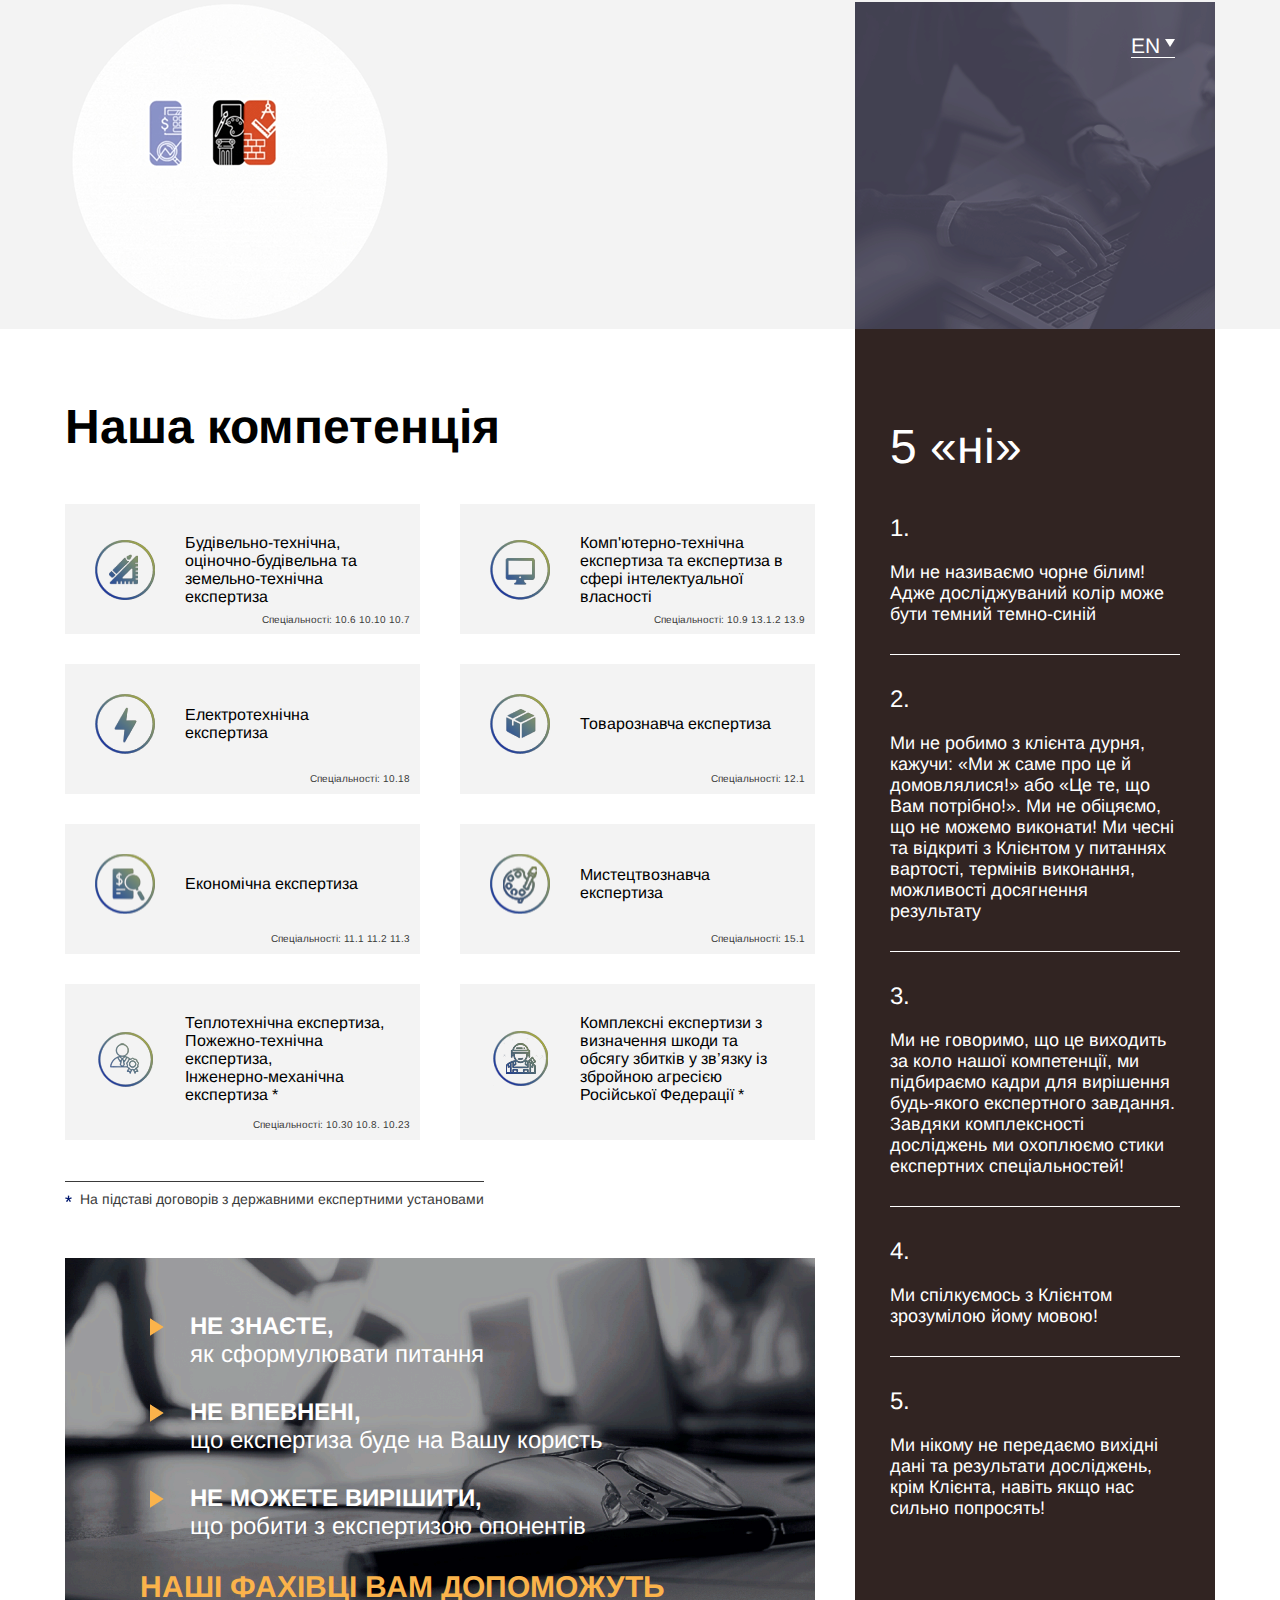
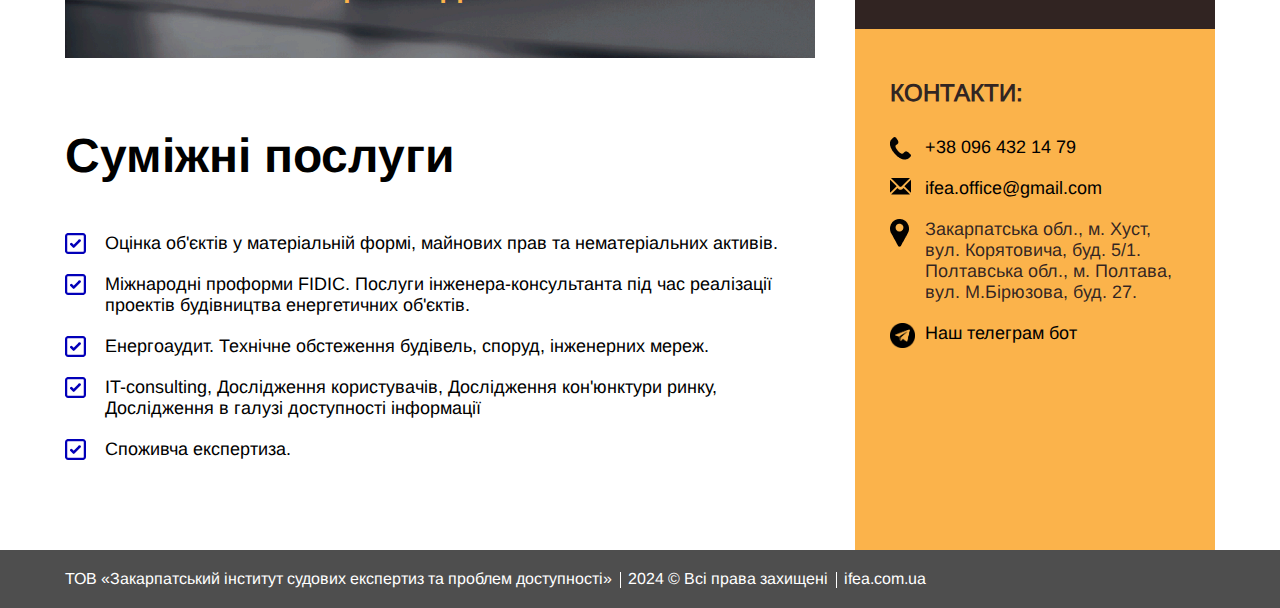
<file: index.html>
<!DOCTYPE html>
<html lang="uk">
<head>
    <title>Агенство судових експертиз</title>
    <meta charset="utf-8">
    <meta name="viewport" content="width=device-width, initial-scale=1.0">
    <meta name="description" content="Агенство судових експертиз">
    <link rel="icon" href="favicon.ico" type="image/x-icon">
    <link href="css/styles.css" rel="stylesheet">
</head>	
<body>
    <header class="header">
        <div class="container-wide">
            <div class="header__inner">
                <div class="header__logo">
                    <img src="image/logo_ua.gif" title="Агенство судебных экспертиз" alt="Агенство судебных экспертиз">   
                </div>
                <div class="header__img">
                </div>
                <div class="header__lang">
                    <div class="dropdown">
                        <a href="index_en.html" class="header__lang__link"><span class="header__lang__select-lang">EN</span></a>
                    </div>   
                </div>
          </div>  
        </div>    
    </header>   
    <div class="wrapper">
      <div class="container-wide">  
      <div class="content">   
    <section class="home-competence"> 
            <h2 class="sec-title">Наша компетенція</h2>
            <div class="home-competence__item-list">
                <div class="home-competence__item">
                    <div class="home-competence__item-inner">
                        <div class="home-competence__item__text-wrap">
                            <div class="home-competence__item__img home-competence__item__img1">
                            </div>
                            <div class="home-competence__item__text">
                                Будівельно-технічна,
                                оціночно-будівельна та земельно-технічна експертиза
                            </div>
                        </div>
                        <div class="home-competence__item__bottom">
                            Спеціальності: 10.6  10.10  10.7
                        </div>
                    </div>     
                </div>   
                <div class="home-competence__item">
                    <div class="home-competence__item-inner">
                        <div class="home-competence__item__text-wrap">
                            <div class="home-competence__item__img home-competence__item__img2">
                            </div>
                            <div class="home-competence__item__text">
                                Комп'ютерно-технічна експертиза та експертиза в сфері інтелектуальної власності
                            </div>
                        </div>
                        <div class="home-competence__item__bottom">
                            Спеціальності: 10.9  13.1.2  13.9
                        </div>
                    </div>     
                </div>  
                <div class="home-competence__item">
                    <div class="home-competence__item-inner">
                        <div class="home-competence__item__text-wrap">
                            <div class="home-competence__item__img home-competence__item__img3">
                            </div>
                            <div class="home-competence__item__text">
                                Електротехнічна експертиза
                            </div>
                        </div>
                        <div class="home-competence__item__bottom">
                            Спеціальності: 10.18
                        </div>
                    </div>     
                </div>
                <div class="home-competence__item">
                    <div class="home-competence__item-inner">
                        <div class="home-competence__item__text-wrap">
                            <div class="home-competence__item__img home-competence__item__img4">
                            </div>
                            <div class="home-competence__item__text">
                                Товарознавча експертиза
                            </div>
                        </div>
                        <div class="home-competence__item__bottom">
                            Спеціальності: 12.1
                        </div>
                    </div>     
                </div>
                <div class="home-competence__item">
                    <div class="home-competence__item-inner">
                        <div class="home-competence__item__text-wrap">
                            <div class="home-competence__item__img home-competence__item__img5">
                            </div>
                            <div class="home-competence__item__text">
                                Економічна експертиза
                            </div>
                        </div>
                        <div class="home-competence__item__bottom">
                            Спеціальності: 11.1  11.2  11.3
                        </div>
                    </div>     
                </div>
                <div class="home-competence__item">
                    <div class="home-competence__item-inner">
                        <div class="home-competence__item__text-wrap">
                            <div class="home-competence__item__img home-competence__item__img6">
                            </div>
                            <div class="home-competence__item__text">
                                Мистецтвознавча експертиза
                            </div>
                        </div>
                        <div class="home-competence__item__bottom">
                            Спеціальності: 15.1  
                        </div>
                    </div>     
                </div>
                <div class="home-competence__item">
                    <div class="home-competence__item-inner">
                        <div class="home-competence__item__text-wrap">
                            <div class="home-competence__item__img home-competence__item__img7">
                            </div>
                            <div class="home-competence__item__text" >
                                Теплотехнічна експертиза, 
                                Пожежно-технічна експертиза,<br> 
                                Інженерно-механічна експертиза *
                            </div>
                        </div>
                        <div class="home-competence__item__bottom">
                            Спеціальності: 10.30   10.8.  10.23
                        </div>
                    </div>
                </div>
                <div class="home-competence__item">
                    <div class="home-competence__item-inner">
                        <div class="home-competence__item__text-wrap">
                            <div class="home-competence__item__img home-competence__item__img8">
                            </div>
                            <div class="home-competence__item__text" >
                                Комплексні експертизи з визначення шкоди та 
                                обсягу збитків у зв’язку 
                                із збройною агресією 
                                Російської Федерації *
                            </div>
                        </div>
                        <div class="home-competence__item__bottom">
                        </div>
                    </div>
                </div>
            </div>  
            <div class="home-competence__note">
                <span class="home-competence__note__text">На підставі договорів з державними експертними установами</span>
            </div>    
            <div class="home-competence__help">
                 <div class="home-competence__help__inner">
                     <div class="home-competence__help__item">
                         <span>Не знаєте,</span><br>  
                         як сформулювати питання
                     </div>   
                     <div class="home-competence__help__item">
                         <span>Не впевнені,</span><br>  
                         що експертиза буде на Вашу користь
                     </div>
                     <div class="home-competence__help__item">
                         <span>Не можете вирішити,</span><br>
                         що робити з експертизою опонентів
                     </div>
                     <div class="home-competence__help__text">
                        Наші фахівці вам допоможуть
                     </div>   
                 </div>  
            </div>      
    </section>   
    <section class="home-service">
        <h2 class="sec-title">Суміжні послуги</h2>
        <div class="home-service__item">
            Оцінка об'єктів у матеріальній формі, майнових прав та нематеріальних активів.
        </div>    
        <div class="home-service__item">
            Міжнародні проформи FIDIC. Послуги інженера-консультанта під час реалізації проектів будівництва енергетичних об'єктів.
        </div>
        <div class="home-service__item">
            Енергоаудит. Технічне обстеження будівель, споруд, інженерних мереж.
        </div>
        <div class="home-service__item">
            IT-consulting, Дослідження користувачів, Дослідження кон'юнктури ринку, Дослідження в галузі доступності інформації
        </div>
        <div class="home-service__item">
            Споживча експертиза.
        </div>
    </section>  
    </div>
    <div class="sidebar">
        <div class="sidebar__item home-about">
            <div class="home-about__title">
                5 «ні»
            </div>   
            <ul class="home-about__list">
                <li class="home-about__list__item">
                    Ми не називаємо чорне білим! Адже досліджуваний колір може бути темний темно-синій
                </li>
                <li class="home-about__list__item">
                    Ми не робимо з клієнта дурня, кажучи: «Ми ж саме про це й домовлялися!» або «Це те, що Вам потрібно!». Ми не обіцяємо, що не можемо виконати! Ми чесні та відкриті з Клієнтом у питаннях вартості, термінів виконання, можливості досягнення результату
                </li>
                <li class="home-about__list__item">
                    Ми не говоримо, що це виходить за коло нашої компетенції, ми підбираємо кадри для вирішення будь-якого експертного завдання. Завдяки комплексності досліджень ми охоплюємо стики експертних спеціальностей!
                </li>
                <li class="home-about__list__item">
                    Ми спілкуємось з Клієнтом зрозумілою йому мовою! 
                </li> 
                <li class="home-about__list__item">
                    Ми нікому не передаємо вихідні дані та результати досліджень, крім Клієнта, навіть якщо нас сильно попросять! 
                </li>
            </ul>     
        </div>
        <div class="sidebar__item home-contact">
            <h3>контакти:</h3>     
            <div class="home-contact__item home-contact__phones">
                <a href="tel:+380504021634" class="home-contact__item__link">+38 096 432 14 79</a>
            </div> 
            <div class="home-contact__item home-contact__email">
                <a href="mailto:ifea.office@gmail.com" class="home-contact__item__link">ifea.office@gmail.com</a>
            </div>  
            <div class="home-contact__item home-contact__address">
                Закарпатська обл., м. Хуст, вул. Корятовича, буд. 5/1.
                Полтавська обл., м. Полтава, вул. М.Бірюзова, буд. 27.
            </div>
            <div class="home-contact__item home-contact__telegram">
                <a href="https://t.me/JudicialExpertBot" target="_blank" class="home-contact__item__link">Наш телеграм бот</a>
            </div>
        </div>   
    </div>    
    </div>
    </div>
    <footer class="footer">
        <div class="container-wide">
            <div class="footer__copyright">
                <span class="footer__copyright__item">ТОВ «Закарпатський інститут судових експертиз та проблем доступності»</span>    
                <span class="footer__copyright__item">2024 © Всі права захищені</span>
                <span class="footer__copyright__item">ifea.com.ua</span>
            </div>
        </div>
    </footer> 
</body>
</html>
</file>
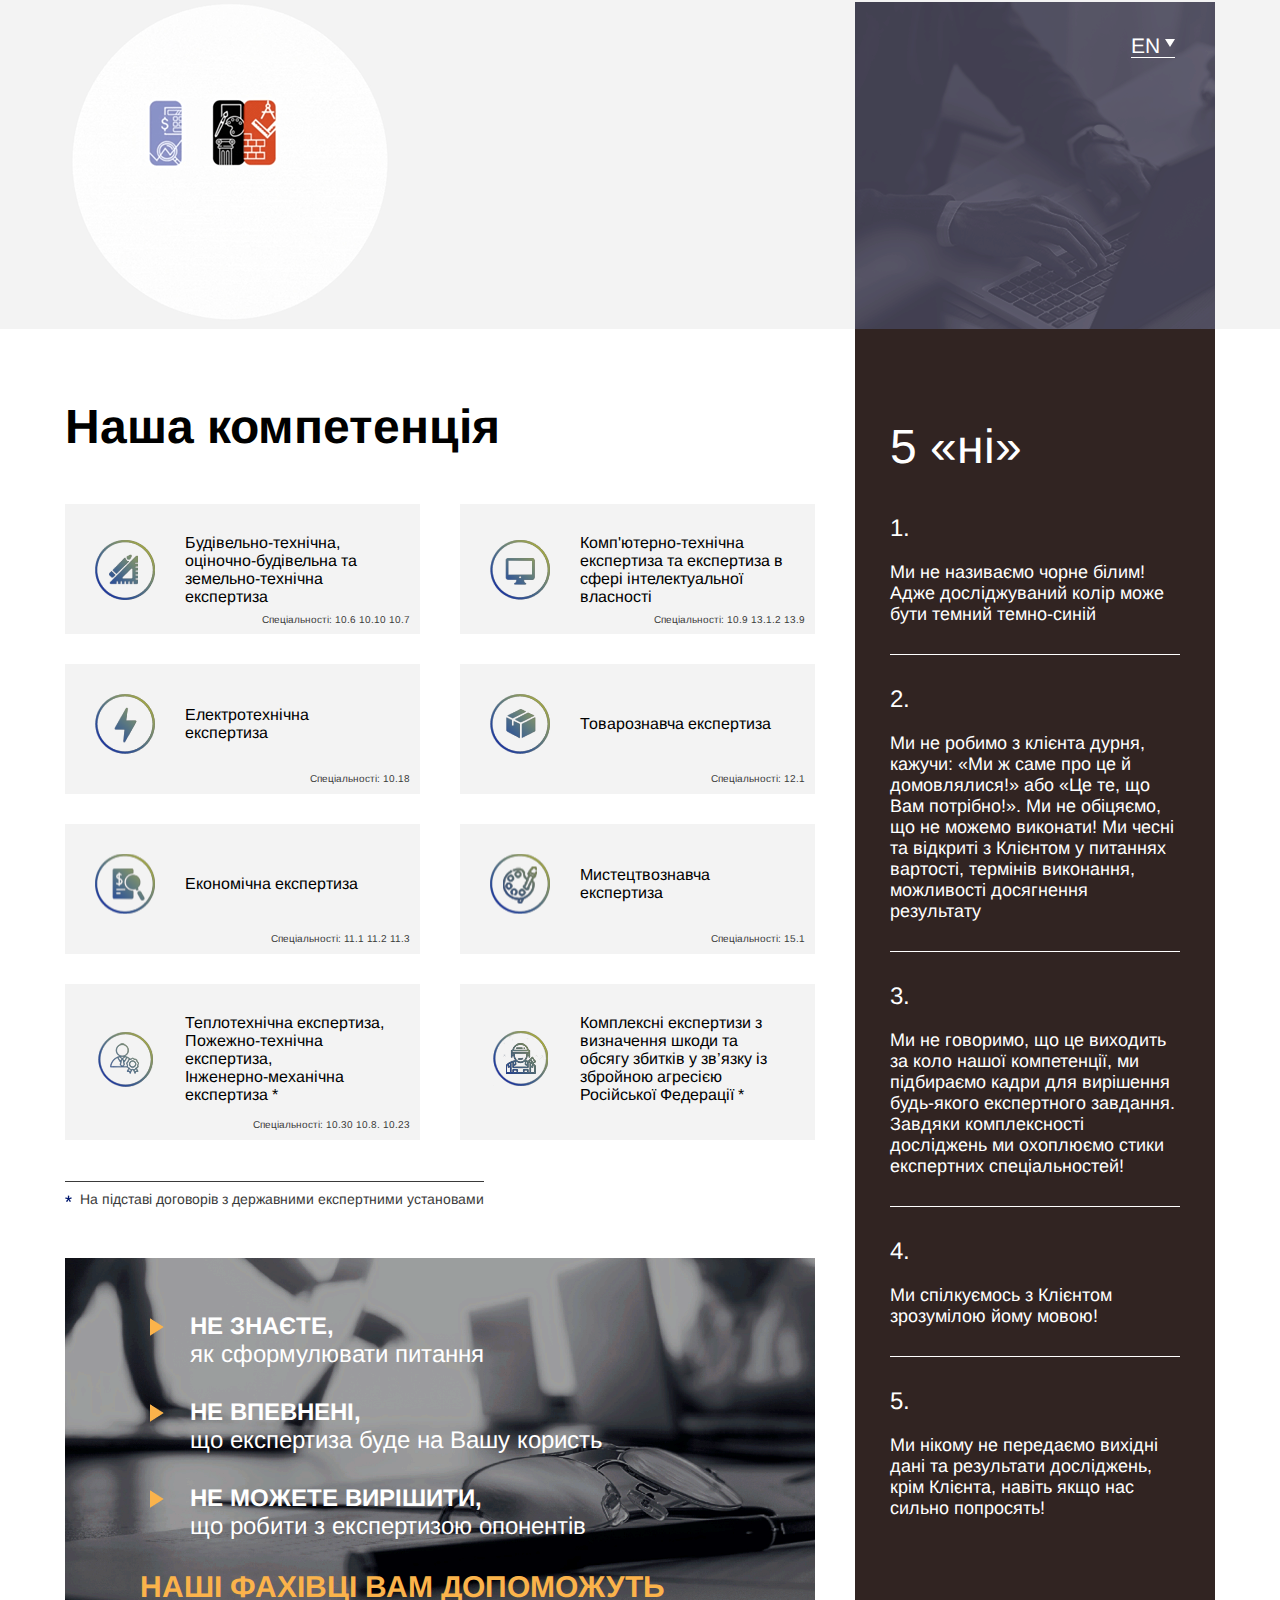
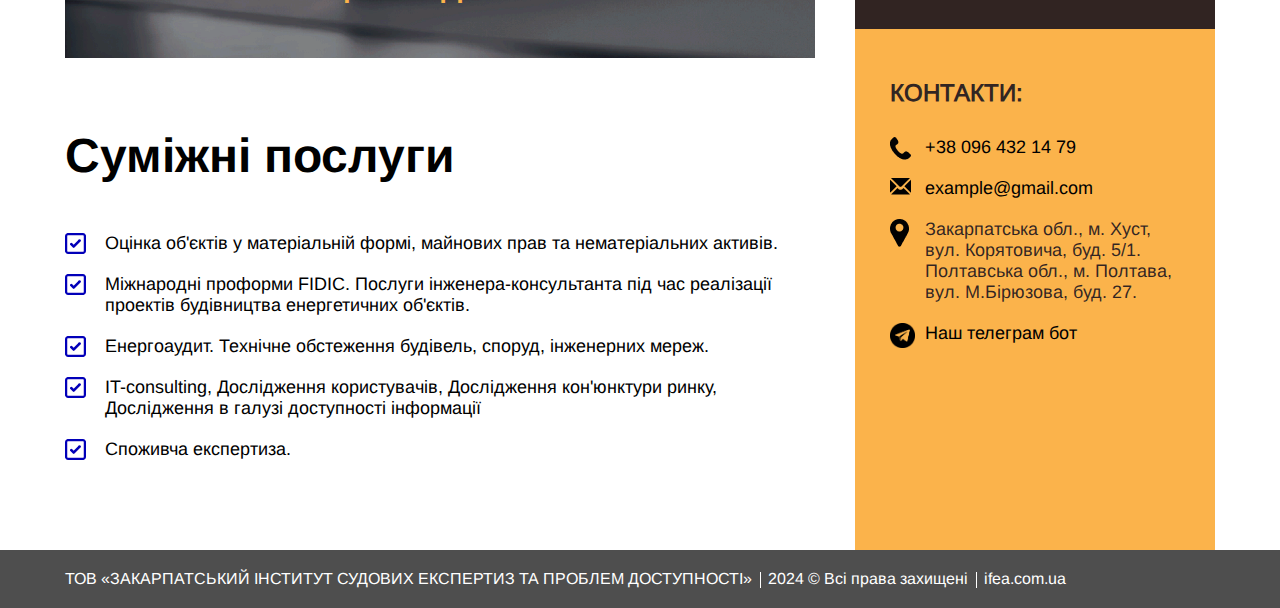
<file: html/index.html>
<!DOCTYPE html>
<html lang="uk">
<head>
    <title>Агенство судових експертиз</title>
    <meta charset="utf-8">
    <meta name="viewport" content="width=device-width, initial-scale=1.0">
    <meta name="description" content="Агенство судових експертиз">
    <link rel="icon" href="/favicon.ico" type="image/x-icon">
    <link href="../css/styles.css" rel="stylesheet">
	<!-- Global site tag (gtag.js) - Google Analytics -->
<!--
<script async src="https://www.googletagmanager.com/gtag/js?id=G-TJ1ZVKZ1T0"></script>
<script>
  window.dataLayer = window.dataLayer || [];
  function gtag(){dataLayer.push(arguments);}
  gtag('js', new Date());

  gtag('config', 'G-TJ1ZVKZ1T0');
</script>
-->

</head>	
<body>
    <header class="header">
        <div class="container-wide">
            <div class="header__inner">
                <div class="header__logo">
                    <img src="../image/logo_ua.gif" title="Агенство судебных экспертиз" alt="Агенство судебных экспертиз">   
                </div>
                <!--<div class="header__text">
                    <h2 class="type1">TRANSCARPATHIAN INSTITUTE</h2><br>
                    <h2 class="type2">OF FORENSIC EXAMINATION</h2><br>
                    <h2 class="type3">AND ACCESSIBILITY ISSUES</h2><br>
                </div> -->
                <div class="header__img">
                </div>
                <div class="header__lang">
                    <div class="dropdown">
                        <a href="index_en.html" class="header__lang__link"><span class="header__lang__select-lang">EN</span></a>
                    </div>   
                </div>
          </div>  
        </div>    
    </header>   
    <div class="wrapper">
      <div class="container-wide">  
      <div class="content">   
    <section class="home-competence"> 
            <h2 class="sec-title">Наша компетенція</h2>
            <div class="home-competence__item-list">
                <div class="home-competence__item">
                    <div class="home-competence__item-inner">
                        <div class="home-competence__item__text-wrap">
                            <div class="home-competence__item__img home-competence__item__img1">
                            </div>
                            <div class="home-competence__item__text">
                                Будівельно-технічна,
                                оціночно-будівельна та земельно-технічна експертиза
                            </div>
                        </div>
                        <div class="home-competence__item__bottom">
                            Спеціальності: 10.6  10.10  10.7
                        </div>
                    </div>     
                </div>   
                <div class="home-competence__item">
                    <div class="home-competence__item-inner">
                        <div class="home-competence__item__text-wrap">
                            <div class="home-competence__item__img home-competence__item__img2">
                            </div>
                            <div class="home-competence__item__text">
                                Комп'ютерно-технічна експертиза та експертиза в сфері інтелектуальної власності
                            </div>
                        </div>
                        <div class="home-competence__item__bottom">
                            Спеціальності: 10.9  13.1.2  13.9
                        </div>
                    </div>     
                </div>  
                <div class="home-competence__item">
                    <div class="home-competence__item-inner">
                        <div class="home-competence__item__text-wrap">
                            <div class="home-competence__item__img home-competence__item__img3">
                            </div>
                            <div class="home-competence__item__text">
                                Електротехнічна експертиза
                            </div>
                        </div>
                        <div class="home-competence__item__bottom">
                            Спеціальності: 10.18
                        </div>
                    </div>     
                </div>
                <div class="home-competence__item">
                    <div class="home-competence__item-inner">
                        <div class="home-competence__item__text-wrap">
                            <div class="home-competence__item__img home-competence__item__img4">
                            </div>
                            <div class="home-competence__item__text">
                                Товарознавча експертиза
                            </div>
                        </div>
                        <div class="home-competence__item__bottom">
                            Спеціальності: 12.1
                        </div>
                    </div>     
                </div>
                <div class="home-competence__item">
                    <div class="home-competence__item-inner">
                        <div class="home-competence__item__text-wrap">
                            <div class="home-competence__item__img home-competence__item__img5">
                            </div>
                            <div class="home-competence__item__text">
                                Економічна експертиза
                            </div>
                        </div>
                        <div class="home-competence__item__bottom">
                            Спеціальності: 11.1  11.2  11.3
                        </div>
                    </div>     
                </div>
                <div class="home-competence__item">
                    <div class="home-competence__item-inner">
                        <div class="home-competence__item__text-wrap">
                            <div class="home-competence__item__img home-competence__item__img6">
                            </div>
                            <div class="home-competence__item__text">
                                Мистецтвознавча експертиза
                            </div>
                        </div>
                        <div class="home-competence__item__bottom">
                            Спеціальності: 15.1  
                        </div>
                    </div>     
                </div>
                <div class="home-competence__item">
                    <div class="home-competence__item-inner">
                        <div class="home-competence__item__text-wrap">
                            <div class="home-competence__item__img home-competence__item__img7">
                            </div>
                            <div class="home-competence__item__text" >
                                Теплотехнічна експертиза, 
                                Пожежно-технічна експертиза,<br> 
                                Інженерно-механічна експертиза *
                            </div>
                        </div>
                        <div class="home-competence__item__bottom">
                            Спеціальності: 10.30   10.8.  10.23
                        </div>
                    </div>
                </div>
                <div class="home-competence__item">
                    <div class="home-competence__item-inner">
                        <div class="home-competence__item__text-wrap">
                            <div class="home-competence__item__img home-competence__item__img8">
                            </div>
                            <div class="home-competence__item__text" >
                                Комплексні експертизи з визначення шкоди та 
                                обсягу збитків у зв’язку 
                                із збройною агресією 
                                Російської Федерації *
                            </div>
                        </div>
                        <div class="home-competence__item__bottom">
                        </div>
                    </div>
                </div>
            </div>  
            <div class="home-competence__note">
                <span class="home-competence__note__text">На підставі договорів з державними експертними установами</span>
            </div>    
            <div class="home-competence__help">
                 <div class="home-competence__help__inner">
                     <div class="home-competence__help__item">
                         <span>Не знаєте,</span><br>  
                         як сформулювати питання
                     </div>   
                     <div class="home-competence__help__item">
                         <span>Не впевнені,</span><br>  
                         що експертиза буде на Вашу користь
                     </div>
                     <div class="home-competence__help__item">
                         <span>Не можете вирішити,</span><br>
                         що робити з експертизою опонентів
                     </div>
                     <div class="home-competence__help__text">
                        Наші фахівці вам допоможуть
                     </div>   
                 </div>  
            </div>      
    </section>   
    <section class="home-service">
        <h2 class="sec-title">Суміжні послуги</h2>
        <div class="home-service__item">
            Оцінка об'єктів у матеріальній формі, майнових прав та нематеріальних активів.
        </div>    
        <div class="home-service__item">
            Міжнародні проформи FIDIC. Послуги інженера-консультанта під час реалізації проектів будівництва енергетичних об'єктів.
        </div>
        <div class="home-service__item">
            Енергоаудит. Технічне обстеження будівель, споруд, інженерних мереж.
        </div>
        <div class="home-service__item">
            IT-consulting, Дослідження користувачів, Дослідження кон'юнктури ринку, Дослідження в галузі доступності інформації
        </div>
        <div class="home-service__item">
            Споживча експертиза.
        </div>
    </section>  
    </div>
    <div class="sidebar">
        <div class="sidebar__item home-about">
            <div class="home-about__title">
                5 «ні»
            </div>   
            <ul class="home-about__list">
                <li class="home-about__list__item">
                    Ми не називаємо чорне білим! Адже досліджуваний колір може бути темний темно-синій
                </li>
                <li class="home-about__list__item">
                    Ми не робимо з клієнта дурня, кажучи: «Ми ж саме про це й домовлялися!» або «Це те, що Вам потрібно!». Ми не обіцяємо, що не можемо виконати! Ми чесні та відкриті з Клієнтом у питаннях вартості, термінів виконання, можливості досягнення результату
                </li>
                <li class="home-about__list__item">
                    Ми не говоримо, що це виходить за коло нашої компетенції, ми підбираємо кадри для вирішення будь-якого експертного завдання. Завдяки комплексності досліджень ми охоплюємо стики експертних спеціальностей!
                </li>
                <li class="home-about__list__item">
                    Ми спілкуємось з Клієнтом зрозумілою йому мовою! 
                </li> 
                <li class="home-about__list__item">
                    Ми нікому не передаємо вихідні дані та результати досліджень, крім Клієнта, навіть якщо нас сильно попросять! 
                </li>
            </ul>     
        </div>
        <div class="sidebar__item home-contact">
            <h3>контакти:</h3>     
            <div class="home-contact__item home-contact__phones">
                <a href="tel:+380504021634" class="home-contact__item__link">+38 096 432 14 79</a>
            </div> 
            <div class="home-contact__item home-contact__email">
                <a href="mailto:agentstvoexpertiz@gmail.com" class="home-contact__item__link">example@gmail.com</a>
            </div>  
            <div class="home-contact__item home-contact__address">
                Закарпатська обл., м. Хуст, вул. Корятовича, буд. 5/1.
                Полтавська обл., м. Полтава, вул. М.Бірюзова, буд. 27.
            </div>
            <div class="home-contact__item home-contact__telegram">
                <a href="https://t.me/GENIUS_9I" target="_blank" class="home-contact__item__link">Наш телеграм бот</a>
            </div>
        </div>   
    </div>    
    </div>
    </div>
    <footer class="footer">
        <div class="container-wide">
            <div class="footer__copyright">
                <span class="footer__copyright__item">ТОВ «ЗАКАРПАТСЬКИЙ ІНСТИТУТ СУДОВИХ ЕКСПЕРТИЗ ТА ПРОБЛЕМ ДОСТУПНОСТІ»</span>    
                <span class="footer__copyright__item">2024 © Всі права захищені</span>
                <span class="footer__copyright__item">ifea.com.ua</span>
            </div>
        </div>
    </footer> 
</body>
</html>
</file>
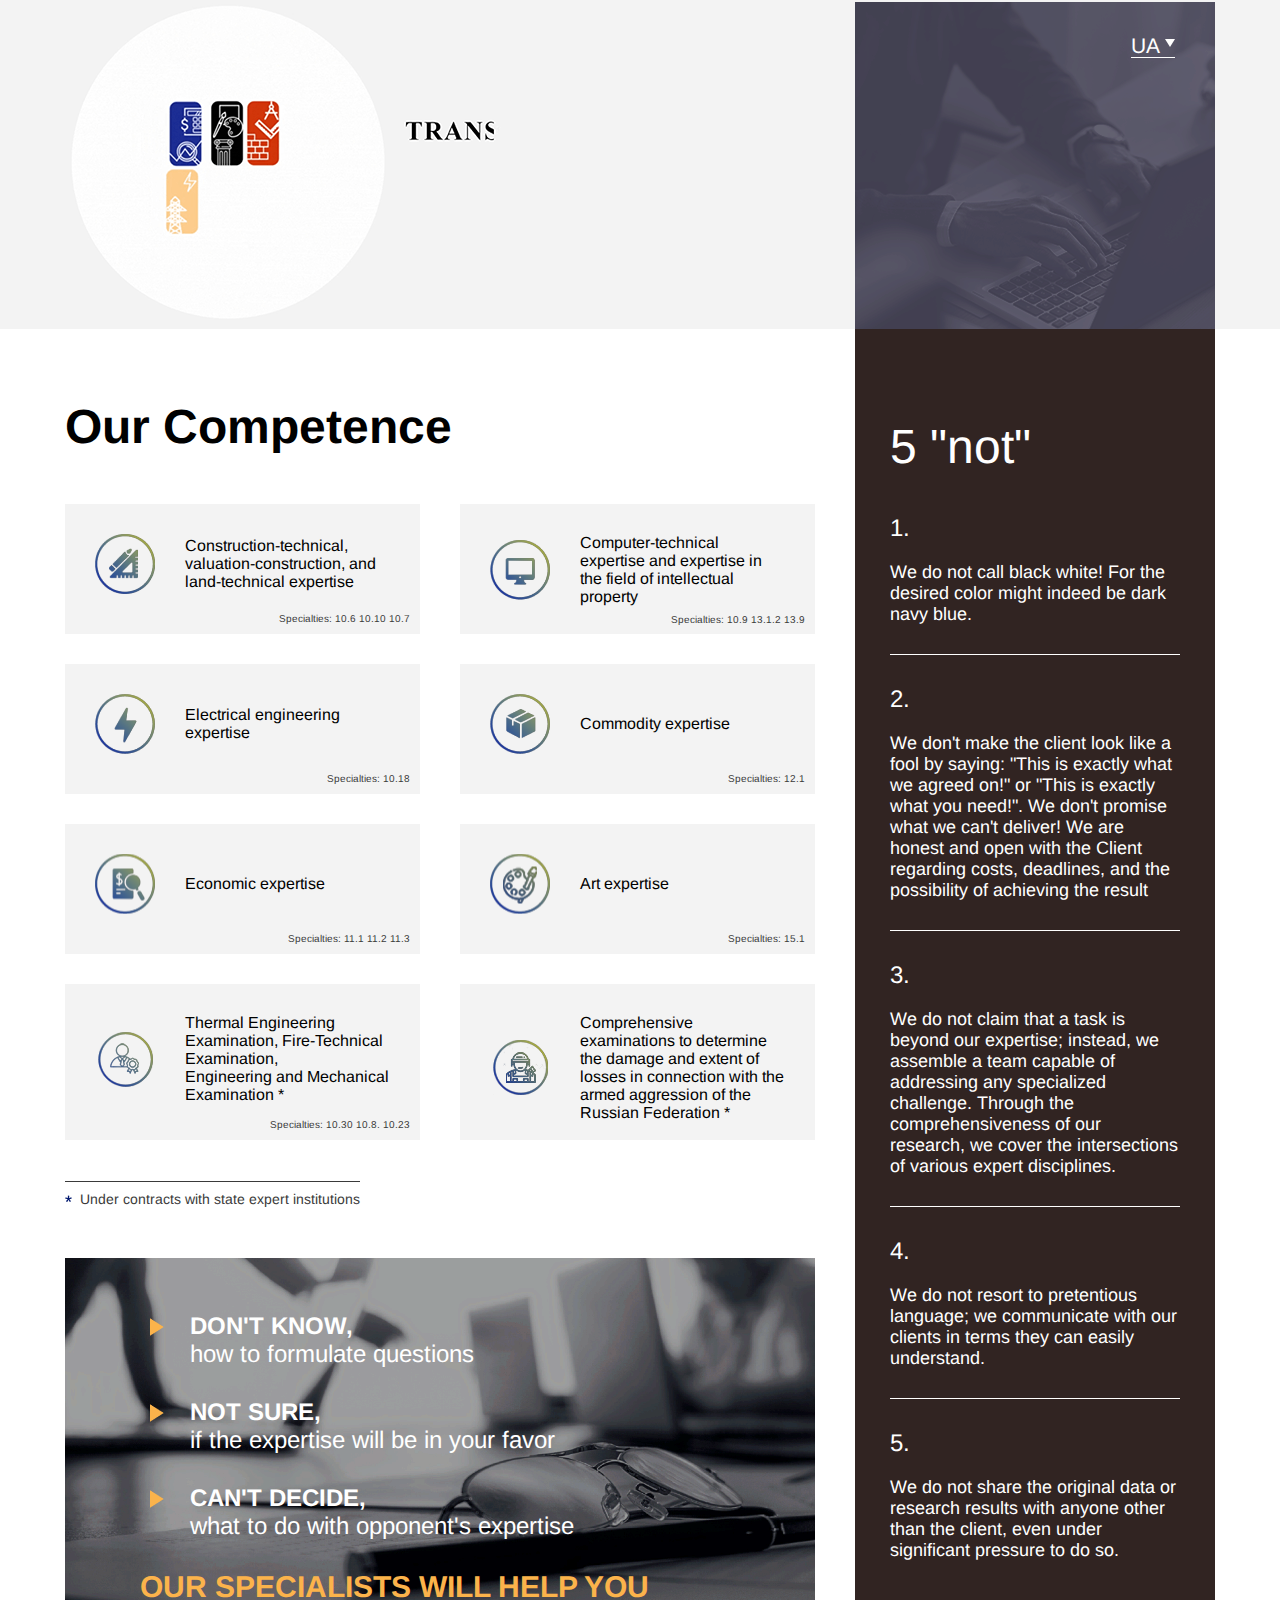
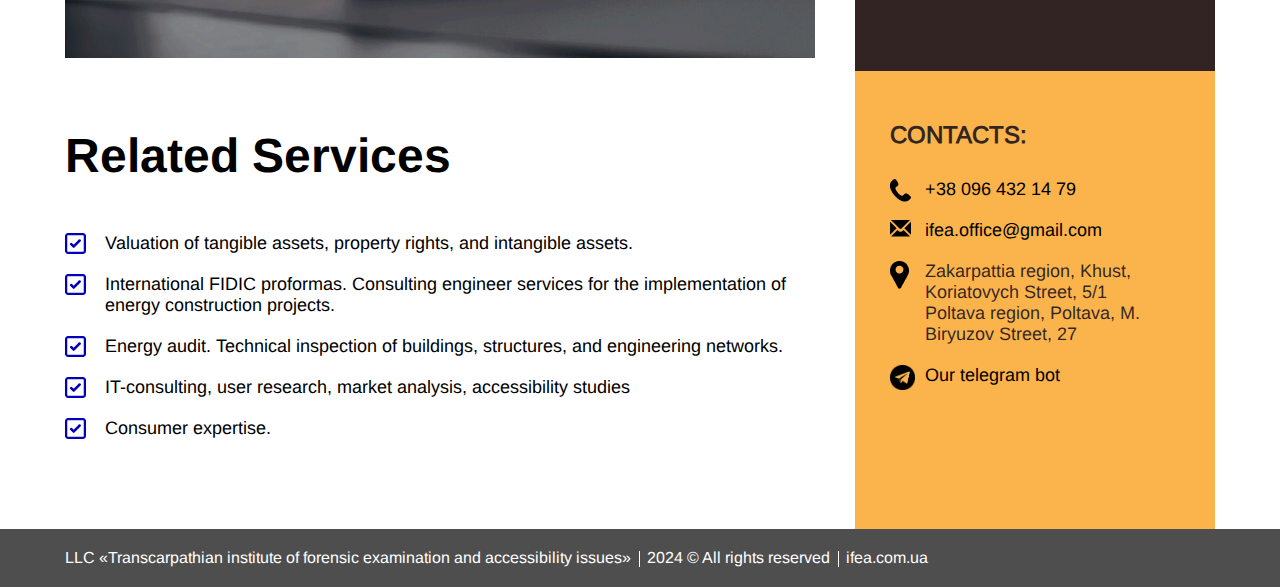
<file: index_en.html>
<!DOCTYPE html>
<html lang="en">
<head>
    <title>Agency of Forensic Examinations</title>
    <meta charset="utf-8">
    <meta name="viewport" content="width=device-width, initial-scale=1.0">
    <meta name="description" content="Agency of Forensic Examinations">
    <link rel="icon" href="favicon.ico" type="image/x-icon">
    <link href="css/styles.css" rel="stylesheet">
</head>    
<body>
    <header class="header">
        <div class="container-wide">
            <div class="header__inner">
              <div class="header__logo">
                 <img src="image/logo_en.gif" title="Agency of Forensic Examinations" alt="Agency of Forensic Examinations">   
             </div>
             <div class="header__img">
             </div>
             <div class="header__lang">
                 <div class="dropdown">
                     <a href="index.html" class="header__lang__link"><span class="header__lang__select-lang">UA</span></a>
                 </div>  
             </div>
          </div>  
        </div>    
    </header>   
    <div class="wrapper">
      <div class="container-wide">  
      <div class="content">   
    <section class="home-competence"> 
            <h2 class="sec-title">Our Competence</h2>
            <div class="home-competence__item-list">
                <div class="home-competence__item">
                    <div class="home-competence__item-inner">
                        <div class="home-competence__item__text-wrap">
                            <div class="home-competence__item__img home-competence__item__img1">
                            </div>
                            <div class="home-competence__item__text">
                                Construction-technical, valuation-construction, and land-technical expertise 
                            </div>
                        </div>
                        <div class="home-competence__item__bottom">
                            Specialties: 10.6  10.10  10.7
                        </div>
                    </div>     
                </div>   
                <div class="home-competence__item">
                    <div class="home-competence__item-inner">
                        <div class="home-competence__item__text-wrap">
                            <div class="home-competence__item__img home-competence__item__img2">
                            </div>
                            <div class="home-competence__item__text">
                                Computer-technical expertise and expertise in the field of intellectual property
                            </div>
                        </div>
                        <div class="home-competence__item__bottom">
                            Specialties: 10.9   13.1.2  13.9
                        </div>
                    </div>     
                </div>  
                <div class="home-competence__item">
                    <div class="home-competence__item-inner">
                        <div class="home-competence__item__text-wrap">
                            <div class="home-competence__item__img home-competence__item__img3">
                            </div>
                            <div class="home-competence__item__text">
                                Electrical engineering expertise
                            </div>
                        </div>
                        <div class="home-competence__item__bottom">
                            Specialties: 10.18
                        </div>
                    </div>     
                </div>
                <div class="home-competence__item">
                    <div class="home-competence__item-inner">
                        <div class="home-competence__item__text-wrap">
                            <div class="home-competence__item__img home-competence__item__img4">
                            </div>
                            <div class="home-competence__item__text">
                                Commodity expertise
                            </div>
                        </div>
                        <div class="home-competence__item__bottom">
                            Specialties: 12.1
                        </div>
                    </div>     
                </div>
                <div class="home-competence__item">
                    <div class="home-competence__item-inner">
                        <div class="home-competence__item__text-wrap">
                            <div class="home-competence__item__img home-competence__item__img5">
                            </div>
                            <div class="home-competence__item__text">
                                Economic expertise
                            </div>
                        </div>
                        <div class="home-competence__item__bottom">
                            Specialties: 11.1  11.2  11.3
                        </div>
                    </div>     
                </div>
                <div class="home-competence__item">
                    <div class="home-competence__item-inner">
                        <div class="home-competence__item__text-wrap">
                            <div class="home-competence__item__img home-competence__item__img6">
                            </div>
                            <div class="home-competence__item__text">
                                Art expertise
                            </div>
                        </div>
                        <div class="home-competence__item__bottom">
                            Specialties: 15.1
                        </div>
                    </div>     
                </div>
                <div class="home-competence__item">
                    <div class="home-competence__item-inner">
                        <div class="home-competence__item__text-wrap">
                            <div class="home-competence__item__img home-competence__item__img7">
                            </div>
                            <div class="home-competence__item__text" >
                                Thermal Engineering Examination,
                                Fire-Technical Examination,<br>
                                Engineering and Mechanical Examination *
                            </div>
                        </div>
                        <div class="home-competence__item__bottom">
                            Specialties: 10.30 10.8. 10.23
                        </div>
                    </div>
                </div>
                <div class="home-competence__item">
                    <div class="home-competence__item-inner">
                        <div class="home-competence__item__text-wrap">
                            <div class="home-competence__item__img home-competence__item__img8">
                            </div>
                            <div class="home-competence__item__text" >
                                Comprehensive examinations to determine the damage and
                                extent of losses in connection
                                with the armed aggression
                                of the Russian Federation *
                            </div>
                        </div>
                        <div class="home-competence__item__bottom">
                        </div>
                    </div>
                </div>
            </div>  
            <div class="home-competence__note">
                <span class="home-competence__note__text">Under contracts with state expert institutions</span>
            </div>    
            <div class="home-competence__help">
                 <div class="home-competence__help__inner">
                     <div class="home-competence__help__item">
                         <span>Don't know,</span><br>  
                         how to formulate questions
                     </div>   
                     <div class="home-competence__help__item">
                         <span>Not sure,</span><br>  
                         if the expertise will be in your favor
                     </div>
                     <div class="home-competence__help__item">
                         <span>Can't decide,</span><br>  
                         what to do with opponent's expertise
                     </div>
                     <div class="home-competence__help__text">
                        Our specialists will help you
                     </div>   
                 </div>  
            </div>      
    </section>   
    <section class="home-service">
        <h2 class="sec-title">Related Services</h2>
        <div class="home-service__item">
            Valuation of tangible assets, property rights, and intangible assets.
        </div>    
        <div class="home-service__item">
            International FIDIC proformas. Consulting engineer services for the implementation of energy construction projects.
        </div>
        <div class="home-service__item">
            Energy audit. Technical inspection of buildings, structures, and engineering networks.
        </div>
        <div class="home-service__item">
            IT-consulting, user research, market analysis, accessibility studies
        </div>
        <div class="home-service__item">
            Consumer expertise.
        </div>
    </section>  
    </div>
    <div class="sidebar">
        <div class="sidebar__item home-about">
            <div class="home-about__title">
                5 "not"
            </div>   
            <ul class="home-about__list">
                <li class="home-about__list__item">
                    We do not call black white! For the desired color might indeed be dark navy blue.
                </li>
                <li class="home-about__list__item">
                    We don't make the client look like a fool by saying: "This is exactly what we agreed on!" or "This is exactly what you need!". We don't promise what we can't deliver! We are honest and open with the Client regarding costs, deadlines, and the possibility of achieving the result
                </li>
                <li class="home-about__list__item">
                    We do not claim that a task is beyond our expertise; instead, we assemble a team capable of addressing any specialized challenge. Through the comprehensiveness of our research, we cover the intersections of various expert disciplines.</li>
                <li class="home-about__list__item">
                    We do not resort to pretentious language; we communicate with our clients in terms they can easily understand.</li> 
                <li class="home-about__list__item">
                    We do not share the original data or research results with anyone other than the client, even under significant pressure to do so.</li>
            </ul>     
        </div>
        <div class="sidebar__item home-contact">
            <h3>Contacts:</h3>     
            <div class="home-contact__item home-contact__phones">
                <a href="tel:+380964321479" class="home-contact__item__link">+38 096 432 14 79</a>
            </div> 
            <div class="home-contact__item home-contact__email">
                <a href="mailto:ifea.office@gmail.com" class="home-contact__item__link">ifea.office@gmail.com</a>
            </div>  
            <div class="home-contact__item home-contact__address">
                Zakarpattia region, Khust, Koriatovych Street, 5/1<br>
                Poltava region, Poltava, M. Biryuzov Street, 27
            </div>
            <div class="home-contact__item home-contact__telegram">
                <a href="https://t.me/JudicialExpertBot" target="_blank" class="home-contact__item__link">Our telegram bot</a>
            </div>
        </div>   
    </div>    
    </div>
    </div>
    <footer class="footer">
        <div class="container-wide">
            <div class="footer__copyright">
                <span class="footer__copyright__item">LLC «Transcarpathian institute of forensic examination and accessibility issues»</span>    
                <span class="footer__copyright__item">2024 © All rights reserved</span>
                <span class="footer__copyright__item">ifea.com.ua</span>
            </div>
        </div>
    </footer> 
</body>
</html>
</file>
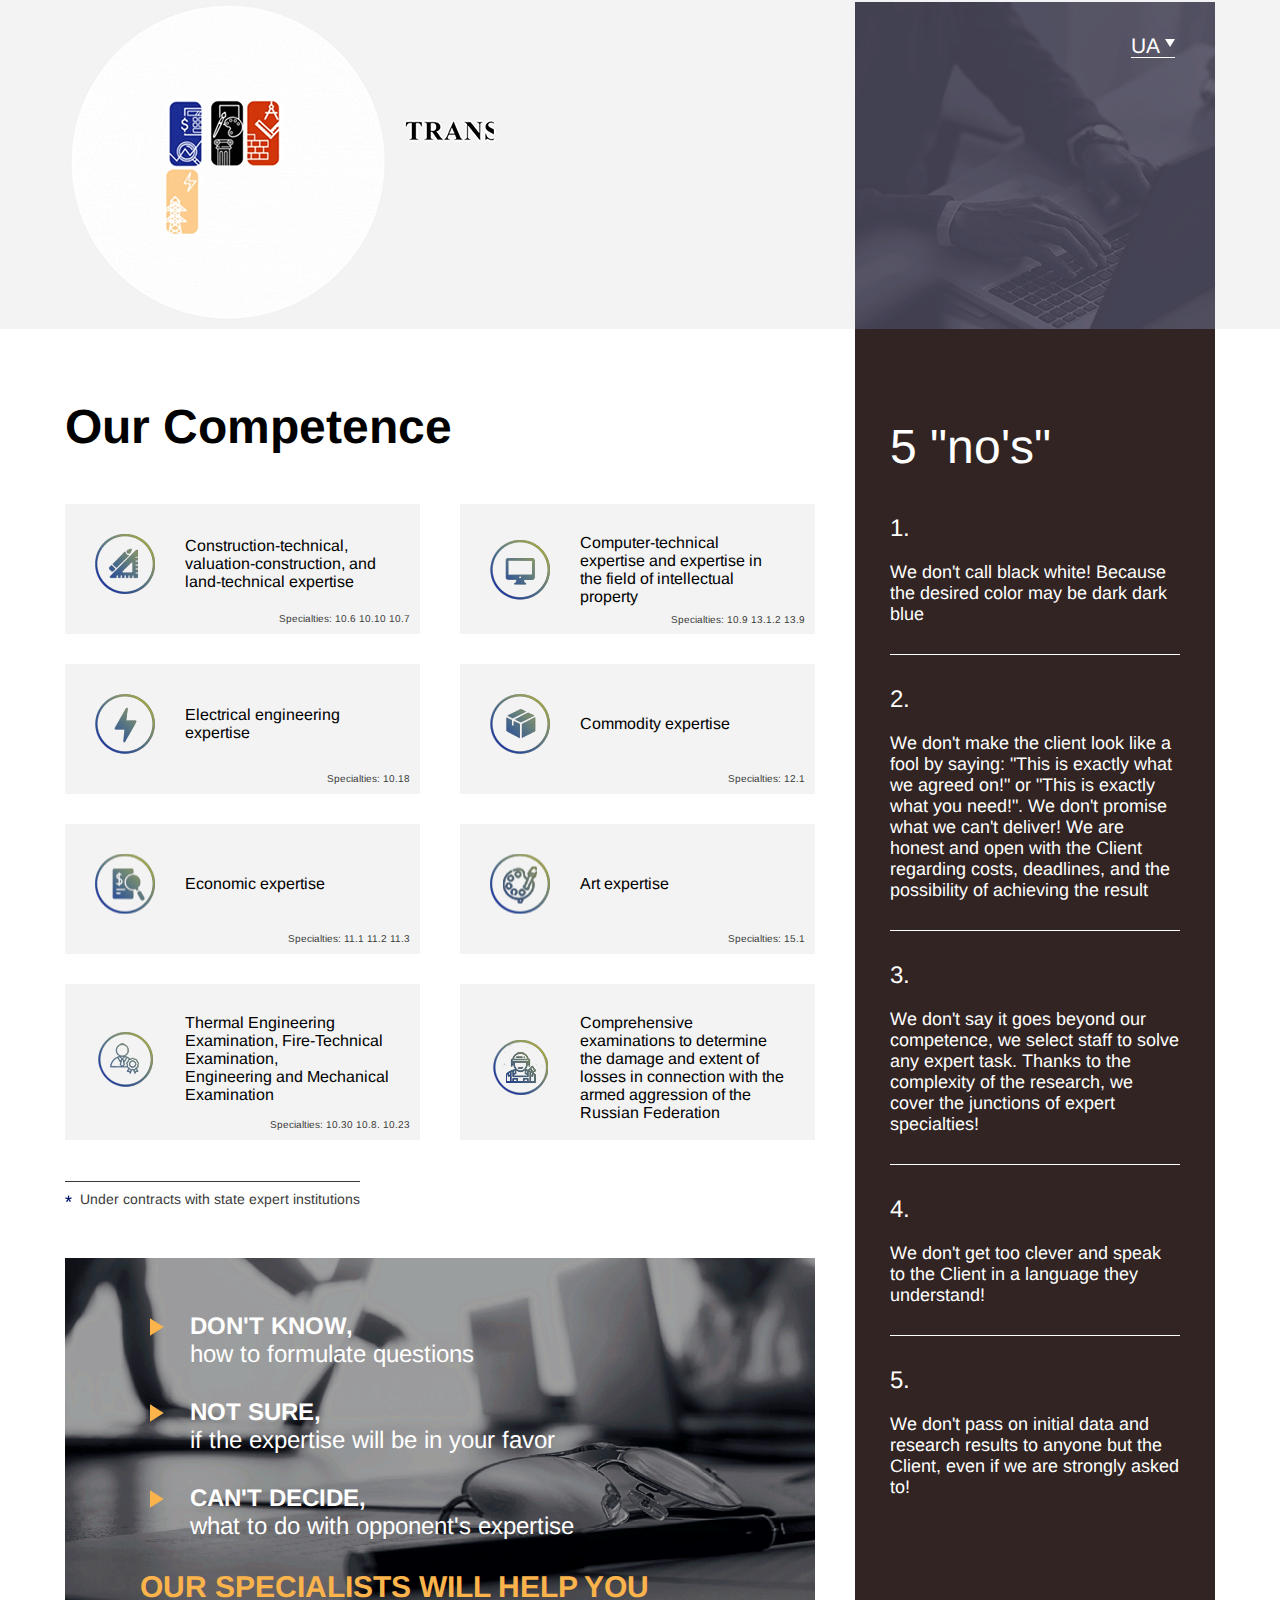
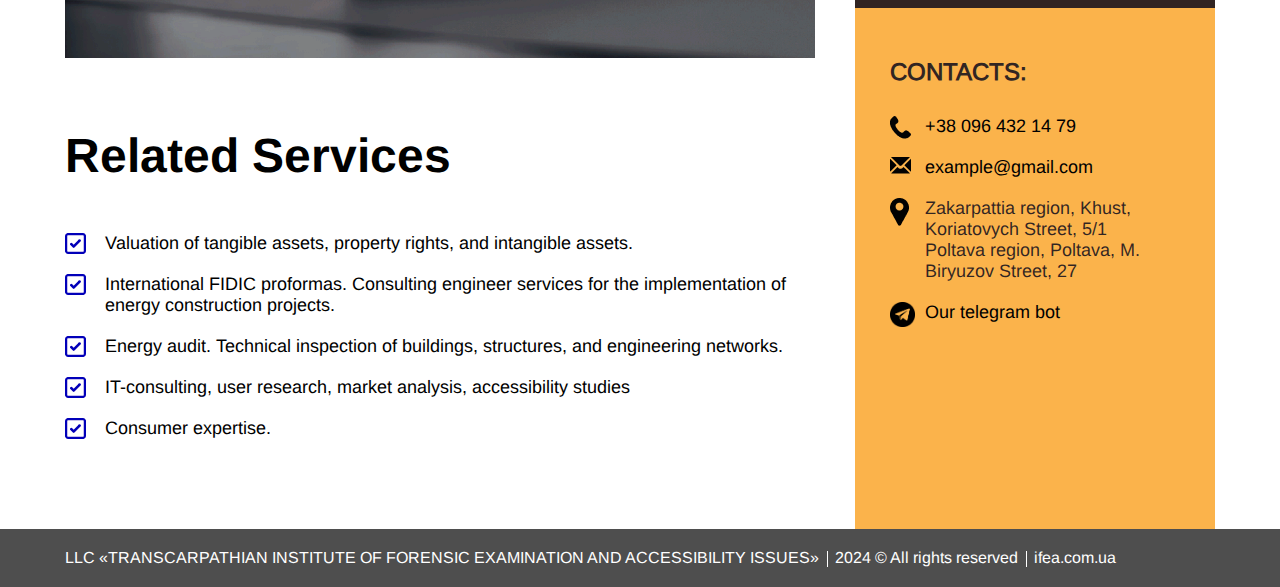
<file: html/index_en.html>
<!DOCTYPE html>
<html lang="en">
<head>
    <title>Agency of Forensic Examinations</title>
    <meta charset="utf-8">
    <meta name="viewport" content="width=device-width, initial-scale=1.0">
    <meta name="description" content="Agency of Forensic Examinations">
    <link rel="icon" href="/favicon.ico" type="image/x-icon">
    <link href="../css/styles.css" rel="stylesheet">
    <!-- Global site tag (gtag.js) - Google Analytics -->
 <!--   <script async src="https://www.googletagmanager.com/gtag/js?id=G-TJ1ZVKZ1T0"></script>
    <script>
      window.dataLayer = window.dataLayer || [];
      function gtag(){dataLayer.push(arguments);}
      gtag('js', new Date());

      gtag('config', 'G-TJ1ZVKZ1T0');
    </script> -->
</head>    
<body>
    <header class="header">
        <div class="container-wide">
            <div class="header__inner">
              <div class="header__logo">
                 <img src="../image/logo_en.gif" title="Agency of Forensic Examinations" alt="Agency of Forensic Examinations">   
             </div>
             <div class="header__img">
             </div>
             <div class="header__lang">
                 <div class="dropdown">
                     <a href="index.html" class="header__lang__link"><span class="header__lang__select-lang">UA</span></a>
                 </div>   
             </div>
          </div>  
        </div>    
    </header>   
    <div class="wrapper">
      <div class="container-wide">  
      <div class="content">   
    <section class="home-competence"> 
            <h2 class="sec-title">Our Competence</h2>
            <div class="home-competence__item-list">
                <div class="home-competence__item">
                    <div class="home-competence__item-inner">
                        <div class="home-competence__item__text-wrap">
                            <div class="home-competence__item__img home-competence__item__img1">
                            </div>
                            <div class="home-competence__item__text">
                                Construction-technical, valuation-construction, and land-technical expertise 
                            </div>
                        </div>
                        <div class="home-competence__item__bottom">
                            Specialties: 10.6  10.10  10.7
                        </div>
                    </div>     
                </div>   
                <div class="home-competence__item">
                    <div class="home-competence__item-inner">
                        <div class="home-competence__item__text-wrap">
                            <div class="home-competence__item__img home-competence__item__img2">
                            </div>
                            <div class="home-competence__item__text">
                                Computer-technical expertise and expertise in the field of intellectual property
                            </div>
                        </div>
                        <div class="home-competence__item__bottom">
                            Specialties: 10.9   13.1.2  13.9
                        </div>
                    </div>     
                </div>  
                <div class="home-competence__item">
                    <div class="home-competence__item-inner">
                        <div class="home-competence__item__text-wrap">
                            <div class="home-competence__item__img home-competence__item__img3">
                            </div>
                            <div class="home-competence__item__text">
                                Electrical engineering expertise
                            </div>
                        </div>
                        <div class="home-competence__item__bottom">
                            Specialties: 10.18
                        </div>
                    </div>     
                </div>
                <div class="home-competence__item">
                    <div class="home-competence__item-inner">
                        <div class="home-competence__item__text-wrap">
                            <div class="home-competence__item__img home-competence__item__img4">
                            </div>
                            <div class="home-competence__item__text">
                                Commodity expertise
                            </div>
                        </div>
                        <div class="home-competence__item__bottom">
                            Specialties: 12.1
                        </div>
                    </div>     
                </div>
                <div class="home-competence__item">
                    <div class="home-competence__item-inner">
                        <div class="home-competence__item__text-wrap">
                            <div class="home-competence__item__img home-competence__item__img5">
                            </div>
                            <div class="home-competence__item__text">
                                Economic expertise
                            </div>
                        </div>
                        <div class="home-competence__item__bottom">
                            Specialties: 11.1  11.2  11.3
                        </div>
                    </div>     
                </div>
                <div class="home-competence__item">
                    <div class="home-competence__item-inner">
                        <div class="home-competence__item__text-wrap">
                            <div class="home-competence__item__img home-competence__item__img6">
                            </div>
                            <div class="home-competence__item__text">
                                Art expertise
                            </div>
                        </div>
                        <div class="home-competence__item__bottom">
                            Specialties: 15.1
                        </div>
                    </div>     
                </div>
                <div class="home-competence__item">
                    <div class="home-competence__item-inner">
                        <div class="home-competence__item__text-wrap">
                            <div class="home-competence__item__img home-competence__item__img7">
                            </div>
                            <div class="home-competence__item__text" >
                                Thermal Engineering Examination,
                                Fire-Technical Examination,<br>
                                Engineering and Mechanical Examination
                            </div>
                        </div>
                        <div class="home-competence__item__bottom">
                            Specialties: 10.30 10.8. 10.23
                        </div>
                    </div>
                </div>
                <div class="home-competence__item">
                    <div class="home-competence__item-inner">
                        <div class="home-competence__item__text-wrap">
                            <div class="home-competence__item__img home-competence__item__img8">
                            </div>
                            <div class="home-competence__item__text" >
                                Comprehensive examinations to determine the damage and
                                extent of losses in connection
                                with the armed aggression
                                of the Russian Federation
                            </div>
                        </div>
                        <div class="home-competence__item__bottom">
                        </div>
                    </div>
                </div>
            </div>  
            <div class="home-competence__note">
                <span class="home-competence__note__text">Under contracts with state expert institutions</span>
            </div>    
            <div class="home-competence__help">
                 <div class="home-competence__help__inner">
                     <div class="home-competence__help__item">
                         <span>Don't know,</span><br>  
                         how to formulate questions
                     </div>   
                     <div class="home-competence__help__item">
                         <span>Not sure,</span><br>  
                         if the expertise will be in your favor
                     </div>
                     <div class="home-competence__help__item">
                         <span>Can't decide,</span><br>  
                         what to do with opponent's expertise
                     </div>
                     <div class="home-competence__help__text">
                        Our specialists will help you
                     </div>   
                 </div>  
            </div>      
    </section>   
    <section class="home-service">
        <h2 class="sec-title">Related Services</h2>
        <div class="home-service__item">
            Valuation of tangible assets, property rights, and intangible assets.
        </div>    
        <div class="home-service__item">
            International FIDIC proformas. Consulting engineer services for the implementation of energy construction projects.
        </div>
        <div class="home-service__item">
            Energy audit. Technical inspection of buildings, structures, and engineering networks.
        </div>
        <div class="home-service__item">
            IT-consulting, user research, market analysis, accessibility studies
        </div>
        <div class="home-service__item">
            Consumer expertise.
        </div>
    </section>  
    </div>
    <div class="sidebar">
        <div class="sidebar__item home-about">
            <div class="home-about__title">
                5 "no's"
            </div>   
            <ul class="home-about__list">
                <li class="home-about__list__item">
                    We don't call black white! Because the desired color may be dark dark blue
                </li>
                <li class="home-about__list__item">
                    We don't make the client look like a fool by saying: "This is exactly what we agreed on!" or "This is exactly what you need!". We don't promise what we can't deliver! We are honest and open with the Client regarding costs, deadlines, and the possibility of achieving the result
                </li>
                <li class="home-about__list__item">
                    We don't say it goes beyond our competence, we select staff to solve any expert task. Thanks to the complexity of the research, we cover the junctions of expert specialties!
                </li>
                <li class="home-about__list__item">
                    We don't get too clever and speak to the Client in a language they understand!
                </li> 
                <li class="home-about__list__item">
                    We don't pass on initial data and research results to anyone but the Client, even if we are strongly asked to!
                </li>
            </ul>     
        </div>
        <div class="sidebar__item home-contact">
            <h3>Contacts:</h3>     
            <div class="home-contact__item home-contact__phones">
                <a href="tel:+380964321479" class="home-contact__item__link">+38 096 432 14 79</a>
            </div> 
            <div class="home-contact__item home-contact__email">
                <a href="mailto:!!CHANGE!!" class="home-contact__item__link">example@gmail.com</a>
            </div>  
            <div class="home-contact__item home-contact__address">
                Zakarpattia region, Khust, Koriatovych Street, 5/1<br>
                Poltava region, Poltava, M. Biryuzov Street, 27
            </div>
            <div class="home-contact__item home-contact__telegram">
                <a href="https://t.me/GENIUS_9I" target="_blank" class="home-contact__item__link">Our telegram bot</a>
            </div>
        </div>   
    </div>    
    </div>
    </div>
    <footer class="footer">
        <div class="container-wide">
            <div class="footer__copyright">
                <span class="footer__copyright__item">LLC «TRANSCARPATHIAN INSTITUTE OF FORENSIC EXAMINATION AND ACCESSIBILITY ISSUES»</span>    
                <span class="footer__copyright__item">2024 © All rights reserved</span>
                <span class="footer__copyright__item">ifea.com.ua</span>
            </div>
        </div>
    </footer> 
</body>
</html>
</file>
<file: css/styles.css>
/* arimo-regular - latin_cyrillic */
@font-face {
    font-family: 'Arimo';
    font-style: normal;
    font-weight: 400;
    src: url('../fonts/arimo-v17-latin_cyrillic-regular.eot'); /* IE9 Compat Modes */
    src: local(''),
         url('../fonts/arimo-v17-latin_cyrillic-regular.eot?#iefix') format('embedded-opentype'), /* IE6-IE8 */
         url('../fonts/arimo-v17-latin_cyrillic-regular.woff2') format('woff2'), /* Super Modern Browsers */
         url('../fonts/arimo-v17-latin_cyrillic-regular.woff') format('woff'), /* Modern Browsers */
         url('../fonts/arimo-v17-latin_cyrillic-regular.ttf') format('truetype'), /* Safari, Android, iOS */
         url('../fonts/arimo-v17-latin_cyrillic-regular.svg#Arimo') format('svg'); /* Legacy iOS */
  }
  /* arimo-700 - latin_cyrillic */
  @font-face {
    font-family: 'Arimo-Bold';
    font-style: normal;
    font-weight: 700;
    src: url('../fonts/arimo-v17-latin_cyrillic-700.eot'); /* IE9 Compat Modes */
    src: local(''),
         url('../fonts/arimo-v17-latin_cyrillic-700.eot?#iefix') format('embedded-opentype'), /* IE6-IE8 */
         url('../fonts/arimo-v17-latin_cyrillic-700.woff2') format('woff2'), /* Super Modern Browsers */
         url('../fonts/arimo-v17-latin_cyrillic-700.woff') format('woff'), /* Modern Browsers */
         url('../fonts/arimo-v17-latin_cyrillic-700.ttf') format('truetype'), /* Safari, Android, iOS */
         url('../fonts/arimo-v17-latin_cyrillic-700.svg#Arimo') format('svg'); /* Legacy iOS */
  }
  
  html {
      font-family: Arimo,sans-serif;
      font-size: 16px;
      line-height: 18px;
      color: #000000;
      background-color: #fff;
  }
  
  body {
      margin: 0;
  }
  
  .wrapper > .container-wide {
      display: flex;
  }
  
  .container-wide {
      max-width: 1150px;
      margin: auto;
      padding: 0 15px;
  }
  
  h1, h2, h3 {
    margin: 0;
  }
  
  ul {
      list-style: none;
      margin: 0;
      padding: 0;
  }
  
  section {
      padding: 50px 0;
  }
  
  .sec-title {
      font-family: "Arimo-Bold",sans-serif;
      font-size: 24px;
      line-height: 28px;
      margin-bottom: 20px;
      color: #000000;
  }
  
  .header {
      background: #F3F3F3;
      max-height: 329px;
  }

  .header__inner {
      display: flex;
      position: relative;
  }

  .header__img {
      background: url(../image/bg_header.png) no-repeat center center;
  }
  .header__lang {
      position: absolute;
      top: 35px;
      right: 40px;
      z-index: 10;
  }
  .header__lang__select-lang {
      position: relative;
      font-size: 21px;
      line-height: 1;
      border-bottom: 1px solid #ffffff;
      padding-right: 15px;
      cursor: pointer;
      color: #ffffff;
  }
  .header__lang__link {
      text-decoration: none;
  }
  .header__lang__select-lang::after {
      position: absolute;
      display: block;
      content: '';
      top: 5px;
      right: 0;
      border: 5px solid transparent;
      border-top: 8px solid #ffffff;
  }
  
  .home-competence__item-list {
      display: flex;
      flex-wrap: wrap;
      justify-content: flex-start;
      margin-bottom: 20px;
  }
  .home-competence__item {
      background: #F3F3F3;
      margin-bottom: 20px;
      width: calc(25% - 10px); 
      height: var(--item-height, 130px); 
  }

  .home-competence__item-list > .home-competence__item:nth-last-child(-n+2) {
    --item-height: 156px; 
    }

  .home-competence__item-inner {
      display: flex;
      flex-direction: column;
      height: 100%;
  }
  .home-competence__item__text-wrap {
      display: flex;
      align-items: center;
      padding: 30px 30px 0 30px;
  }

  .home-competence__item__img {
      width: 55px;
      height: 55px;
      margin-right: 20px;
      flex-shrink: 0;
  }
  .home-competence__item__img1 {
      background: url(../image/competence_img1.png) no-repeat center center;
  }
  .home-competence__item__img2 {
      background: url(../image/competence_img2.png) no-repeat center center;
  }
  .home-competence__item__img3 {
      background: url(../image/competence_img3.png) no-repeat center center;
  }
  .home-competence__item__img4 {
      background: url(../image/competence_img4.png) no-repeat center center;
  }
  .home-competence__item__img5 {
      background: url(../image/competence_img5.png) no-repeat center center;
  }
  .home-competence__item__img6 {
      background: url(../image/competence_img6.png) no-repeat center center;
  }
  .home-competence__item__img7 {
      background: url(../image/competence_img7.png) no-repeat center center;
  }
  .home-competence__item__img8 {
    background: url(../image/competence_img8.png) no-repeat center center;
    background-position: center calc(50% - 5%); /* Сдвиг изображения вверх на 5% */
  }
  .home-competence__item__bottom {
      font-size: 10px;
      color: #3A3A3A;
      text-align: right;
      margin-top: auto;
      padding: 0 10px;
      height: 30px;
      display: flex;
      justify-content: flex-end;
      align-items: center;
  }
  .home-competence__note__text {
      position: relative;
      font-size: 14px;
      color: #3A3A3A;
      padding-top: 10px;
      padding-left: 15px;
  }
  .home-competence__note__text::before {
      content: '';
      position: absolute;
      top: 14px;
      left: 0;
      width: 7px;
      height: 8px;
      background: url(../image/ic_note.png) no-repeat center center;
  }
  .home-competence__note__text::after {
      content: '';
      position: absolute;
      top: 0;
      left: 0;
      width: 100%;
      height: 0.5px;
      background: #3A3A3A;
  }
  .home-competence__help {
      background: url(../image/bg_competence.png) no-repeat center center;
      margin-top: 50px;
      padding: 50px 15px;
  }
  .home-competence__help__item {
      position: relative;
      margin-bottom: 30px;
      padding-left: 50px;
      color: #FFFFFF;
      font-size: 21px;
      line-height: 24px;
  }
  .home-competence__help__item::before {
      content: '';
      position: absolute;
      top: 0;
      left: 0;
      width: 30px;
      height: 30px;
      background: url(../image/ic_arrow.png) no-repeat center center;
  }
  .home-competence__help__item span {
      font-family: "Arimo-Bold",sans-serif;
      text-transform: uppercase;
  }
  .home-competence__help__text {
      font-family: "Arimo-Bold",sans-serif;
      font-size: 24px;
      line-height: 34px;
      text-transform: uppercase;
      color: #FBB34B;
  }
  
  .home-service {
      padding-top: 0;
  }
  .home-service__item {
      position: relative;
      margin-bottom: 20px;
      padding-left: 40px;
      font-size: 16px;
  }
  .home-service__item::before {
      content: '';
      position: absolute;
      top: 0;
      left: 0;
      width: 21px;
      height: 21px;
      background: url(../image/ic_mark.png) no-repeat center center;
  }
  
  .sidebar {
      background: #FBB34B;
      color: rgba(13, 11, 27, 0.85);
  }
  .sidebar__item {
      padding: 50px 35px;
  }
  
  .home-about {
      background-color: rgba(13, 11, 27, 0.85) !important;
      color: #FFFFFF;
  }
  .home-about__title {
      font-size: 24px;
      margin-bottom: 30px;
  }
  .home-about__list {
      counter-reset: list;
      list-style-type: none;
      padding-left: 0;
  }
  .home-about__list__item {
      font-size: 18px;
      line-height: 21px;
      margin-bottom: 30px;
      position: relative;
      padding-bottom: 30px;
      counter-increment: list;
  }
  .home-about__list__item::before {
      content: counter(list,decimal) ".";
      font-size: 24px;
      line-height: 28px;
      display: block;
      margin-bottom: 20px; 
  }
  .home-about__list__item:not(:last-child)::after {
      content: '';
      position: absolute;
      bottom: 0;
      left: 0;
      width: 100%;
      height: 1px;
      background: #FFFFFF;
  }
  
  .home-contact {
      position: relative;
      background: #FBB34B;;
  }
  .home-contact h3 {
      font-size: 24px;
      line-height: 28px;
      margin-bottom: 30px;
      text-transform: uppercase;
  }
  .home-contact__item {
      font-size: 18px;
      line-height: 21px;
      position: relative;
      margin-bottom: 20px;
      padding-left: 35px;
  }
  .home-contact__item::before {
      content: '';
      display: block;
      position: absolute;
      top: 0;
      left: 0;
  }
  .home-contact__item__link {
      color: #000000;
      text-decoration: none;
  }
  .home-contact__phones::before {
      background: url(../image/ic_phone.png) no-repeat 50% 50%;
      width: 21px;
      height: 23px;
  }
  .home-contact__email::before {
      background: url(../image/ic_email.png) no-repeat 50% 50%;
      width: 21px;
      height: 17px;
  }
  .home-contact__address::before {
      background: url(../image/ic_location.png) no-repeat 50% 50%;
      width: 19px;
      height: 28px;
  }
  .home-contact__telegram::before {
      background: url(../image/ic_telegram.png) no-repeat 50% 50%;
      background-size: contain;
      width: 25px;
      height: 25px;
  }
  
  .footer {
      background: #4E4E4E;
      color: #FFFFFF;
      padding: 20px 0;
  }
  .footer__copyright {
      display: flex;
  }
  .footer__copyright__item {
      position: relative;
  }
  .footer__copyright__item:not(:first-child) {
      margin-left: 16px;
  }
  .footer__copyright__item:not(:first-child)::before {
      content: '';
      position: absolute;
      top: 2px;
      left: -8px;
      display: block;
      width: 1px;
      height: 16px;
      border-left: 1px solid #fff;
  }
  
  @media (max-width: 1199px) {
      .wrapper > .container-wide {
          flex-direction: column;
          padding: 0;
      }
      section:not(.home-competence),
      .home-competence__item-list,
      .home-competence .sec-title,
      .home-competence__note {
          padding: 0 40px;
      }
      .home-competence__help {
          background-size: cover;
      }
  }

  @media (max-width: 991px) {
      .home-competence__item__img {
          background-size: cover;
      }
      .home-about__list__item:last-child {
          padding-bottom: 0;
      }
      .header__logo {
        width: 70%;
     }
     .header__logo img {
        width: 100%;
     }
  }
  
  @media (max-width: 767px) {
    section:not(.home-competence),
    .home-competence__item-list,
    .home-competence .sec-title,
    .home-competence__note {
        padding: 0 16px;
    }
    .header__lang {
        top: 15px;
        right: 0;
    }
    .header__lang__select-lang {
        font-size: 14px;
    }
    .home-competence__item {
        width: 100%;
    }
    .home-competence__help__text {
        padding-left: 50px;
    }
    .footer__copyright {
        font-size: 14px;
        line-height: 16px;
        flex-wrap: wrap;
    }
    .home-competence__item-list > .home-competence__item:nth-last-child(-n+2) {
        height: 130px; 
    }
    
}
  
  @media (max-width: 450px) {
      .home-competence__item__text-wrap {
          padding: 20px 20px 0 20px;
      }
  }
 
  @media (min-width: 768px) {
      .sec-title {
          font-size: 36px;
          line-height: 41px;
          margin-bottom: 30px;
      }
      .home-competence__item {
          width: calc(50% - 10px);
          height: var(--item-height, 130px); 
      }
      .home-competence__item:not(:nth-child(2n)) {
          margin-right: 20px;
      }
      .home-competence__help {
          height: 400px;
          padding: 0 115px;
      }
      .home-competence__help__inner {
          display: flex;
          flex-direction: column;
          justify-content: center;
          height: 100%;
      }
      .home-competence__help__item {
          font-size: 24px;
          line-height: 28px;
      }
      .home-competence__help__text {
          font-size: 30px;
      }
      .home-service__item {
          font-size: 18px;
          line-height: 21px;
      }
      .home-about__title {
          font-size: 36px;
      }
  }
  
  @media (min-width: 992px) {
      section {
          padding: 70px 0;
      }
      .sec-title {
          font-size: 48px;
          line-height: 55px;
          margin-bottom: 50px;
      }
      .header__inner {
          justify-content: space-between;
      }
      .home-competence__item {
          width: calc(50% - 20px);
          margin-bottom: 30px;
          height: var(--item-height, 130px); 
      }
      .home-competence__item:not(:nth-child(2n)) {
          margin-right: 40px;
      }
      .home-competence__item__img {
          width: 60px;
          height: 60px;
          margin-right: 30px;
      }
      .home-competence__help {
          padding: 0 75px;
      }
      .home-about__title {
          font-size: 48px;
          line-height: 55px;
          margin-top: 40px;
          margin-bottom: 40px;
      }
  }
  
  @media (min-width: 1200px) {
      .header__img,
      .sidebar {
          width: 360px;
      }
      .content {
          width: calc(100% - 400px); 
          margin-right: 40px;
      }
      /*.home-competence__item__img8 {
        transform: translateY(-16%);
      }*/
  }


  /*.header__logo img {
    position: relative;
    max-height: 300px;
    width: auto;
    border-radius: 50%;
  }

  .header {
    padding-top: 50px;
    padding-bottom: 100px;
  }

  .header__inner {
    padding-top: 50px;
  } */

  /* Animantion header text */
  /*.header__text {
    width: 100%; 
    margin-left: 20px;
    font-size: 25px; 
    line-height: 1.2; 
    letter-spacing: 0.05em; 
}

  .header__text h2 {
    display: inline-block;
    margin: 0;
    white-space: nowrap;
}

  .type1, .type2, .type3 {
    font-family: 'Arial Nova';
    color: black;
    overflow: hidden;
    white-space: nowrap;
    font-size: 25px;
    
  }

  .type2, .type3 {
    font-weight: normal;
  }
    
  .header__lang {
    display: none;
  }

  .type1 {
    padding-top: 105px;
    animation: typing1 4.99s steps(50) infinite; 
}

.type2 {
    animation: typing2 4.99s steps(46) infinite;
}

.type3 {
    animation: typing3 4.99s steps(48) infinite;
    border-bottom: 10px solid color(#FFFFFF);
}

@keyframes typing1 {
    0%, 15% { width: 0 }
    33% { width: 100% }

    99% { width: 100%; }
}

@keyframes typing2 {
    0% , 31% {width: 0;}

    50%, 100% {width: 100%;}
}

@keyframes typing3 {
    0%, 48% {width: 0;}

    70%, 100% {width: 100%;}
} */
</file>
